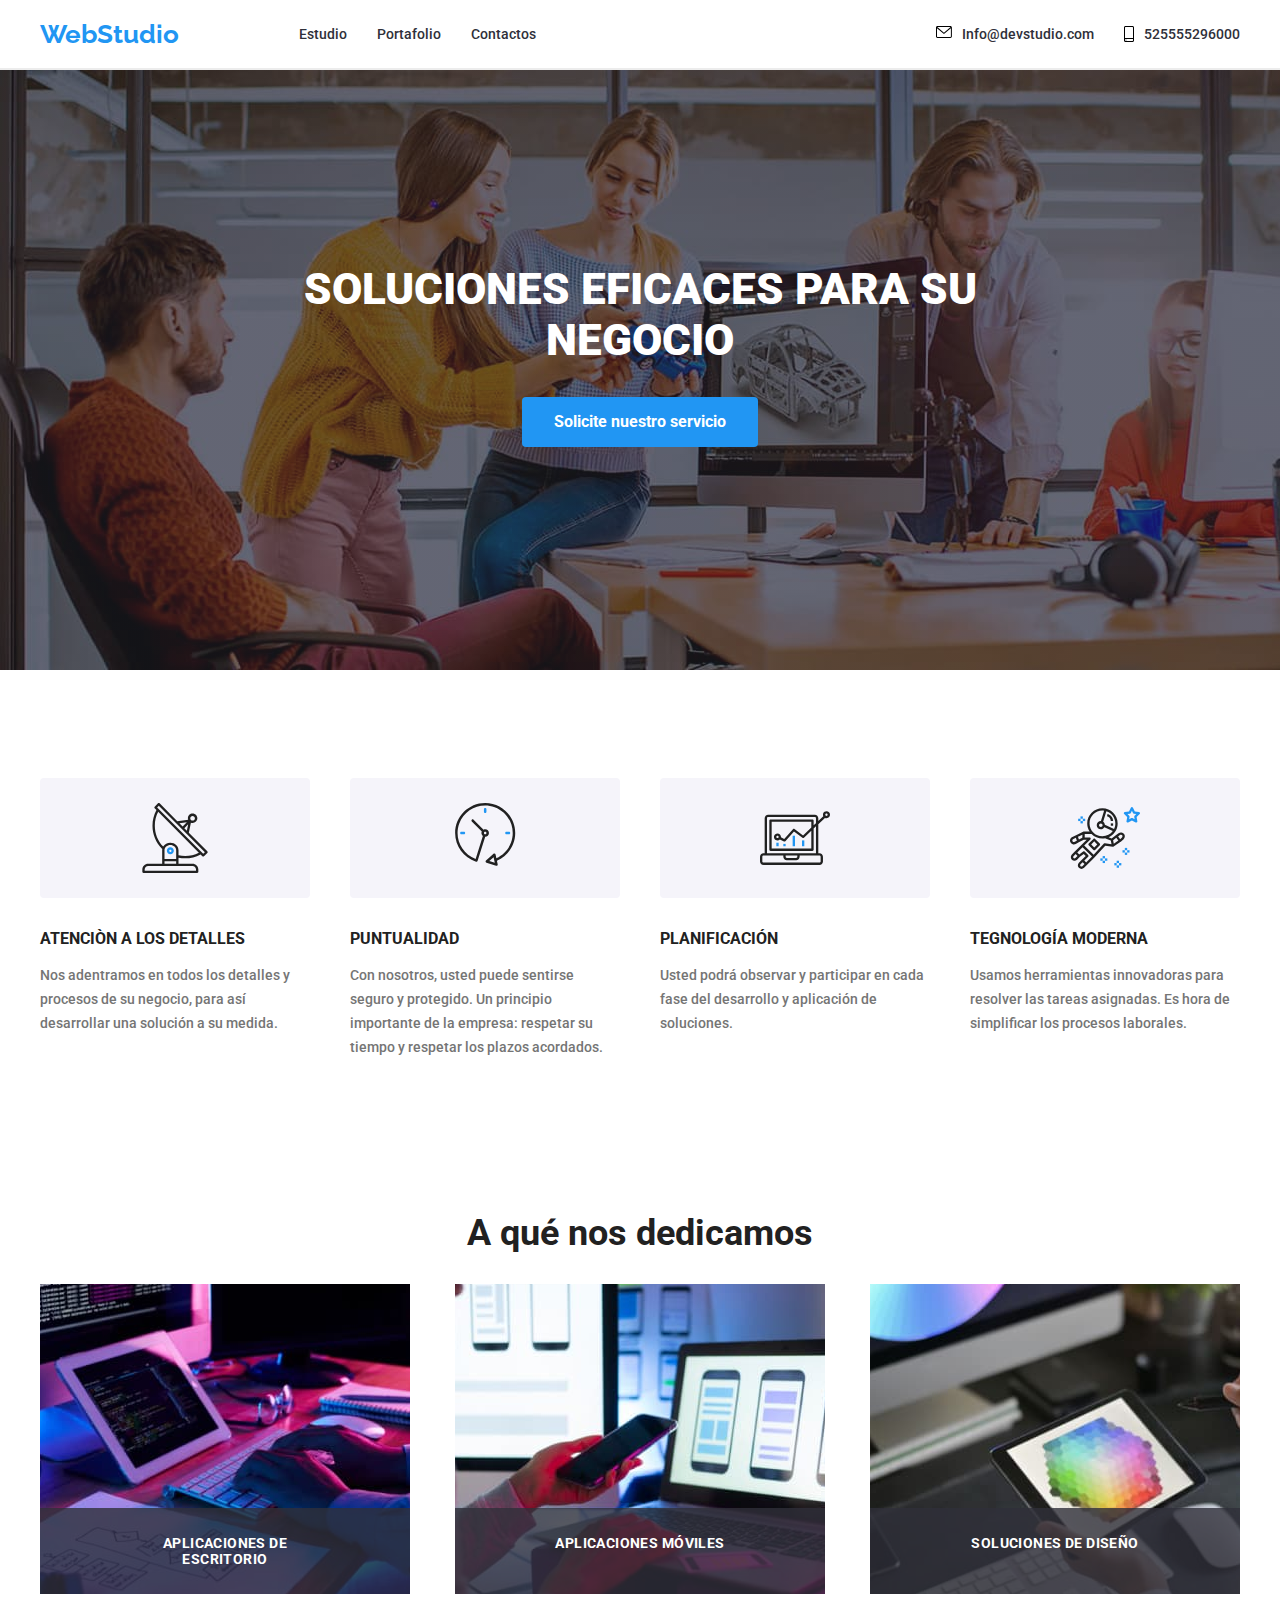
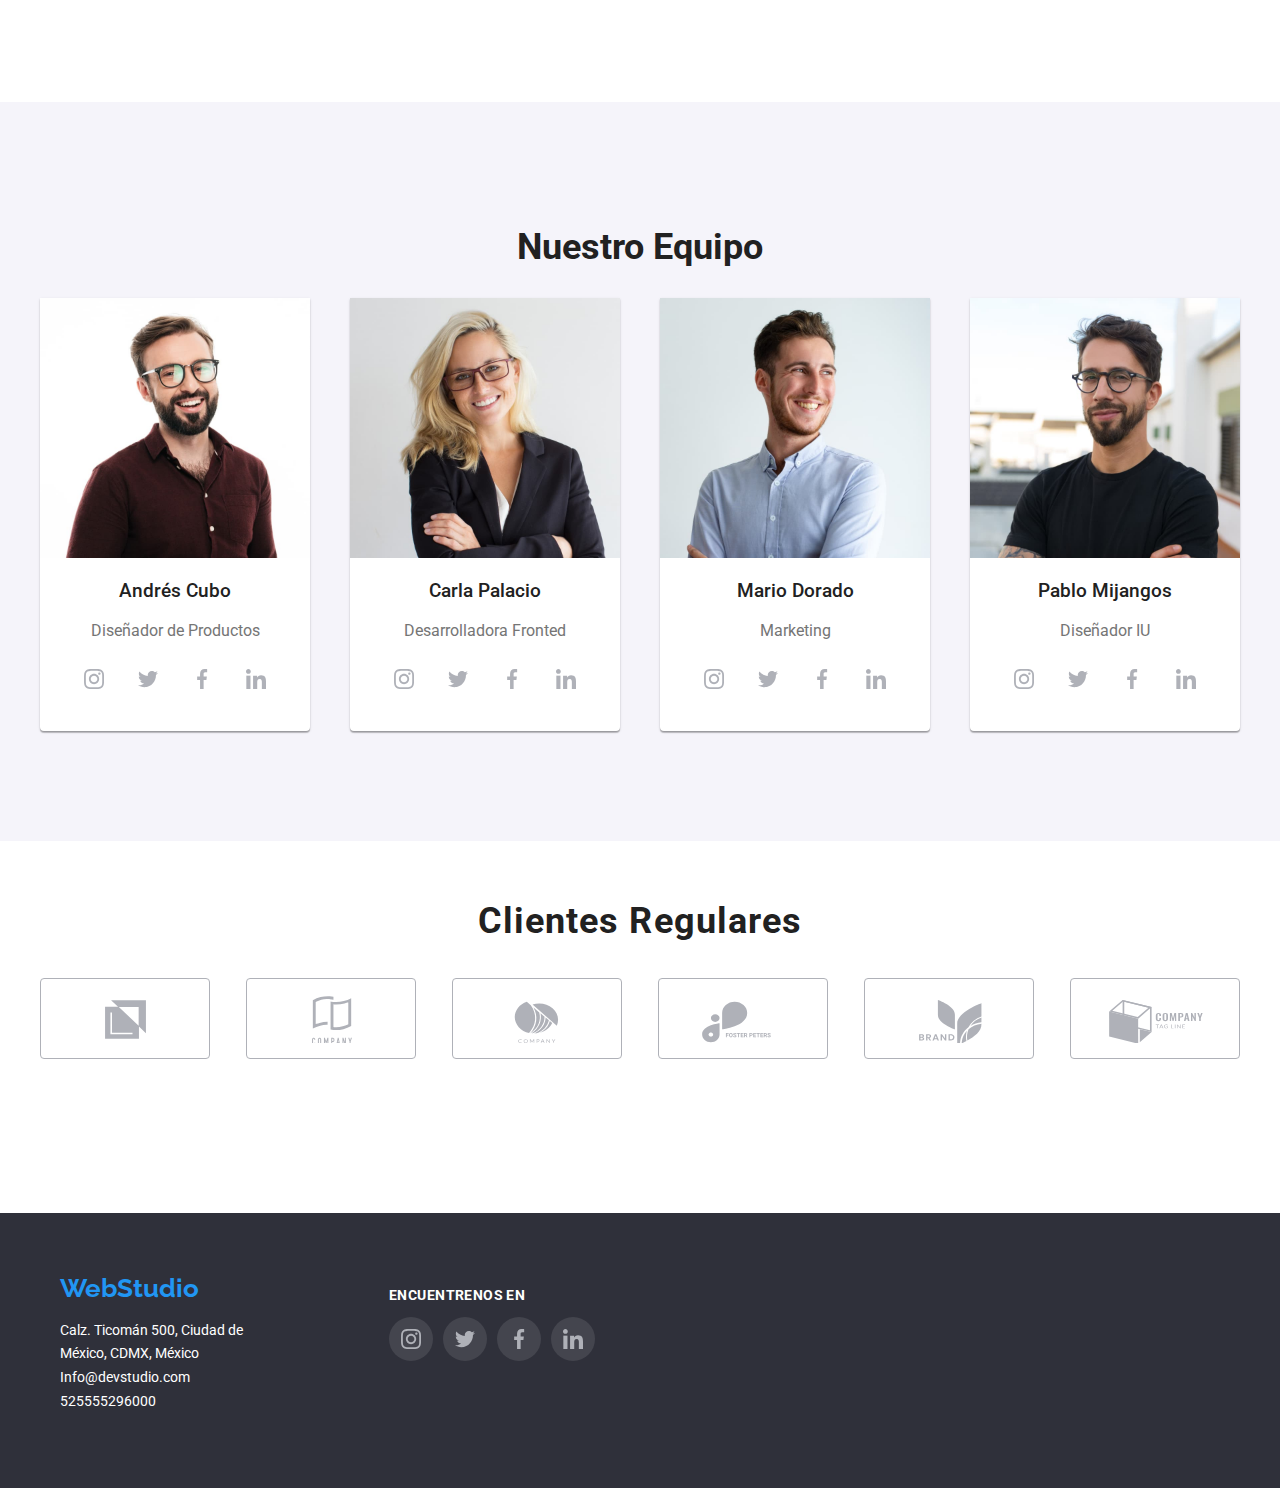
<file: index.html>
<!DOCTYPE html>
<html>
  <head>
    <link
      rel="stylesheet"
      href="https://cdnjs.cloudflare.com/ajax/libs/modern-normalize/2.0.0/modern-normalize.min.css"
    />

    <link rel="preconnect" href="https://fonts.googleapis.com" />
    <link rel="preconnect" href="https://fonts.gstatic.com" crossorigin />
    <link
      href="https://fonts.googleapis.com/css2?family=Raleway:wght@700&family=Roboto:wght@400;500;700;900&display=swap"
      rel="stylesheet"
    />

    <link rel="stylesheet" href="./css/styles.css" />

    <title>LA TAREA DE CASA #1</title>
  </head>
  <body>
    <header class="header">
      <div class="container container-header">
        <nav class="navigation">
          <a class="link-principal" href="./index.html"> WebStudio</a>
          <ul class="list">
            <li class="list-item">
              <a class="link" href="./index.html">Estudio</a>
            </li>
            <li class="list-item">
              <a class="link" href="./portafolio.html">Portafolio</a>
            </li>
            <li class="list-item"><a class="link" href="*">Contactos</a></li>
          </ul>
        </nav>
        <ul class="nav_contact">
          <li class="list-item-icons">
            <svg class="icon" width="16" height="12">
              <use
                href="./images/iconss/symbol-defs.svg#icon-sobre-activable"
              ></use>
            </svg>

            <a class="link link_studio" href="mailto:info@devstudio.com"
              >Info@devstudio.com</a
            >
          </li>

          <li class="list-item-icons">
            <svg class="icon" width="10" height="16">
              <use
                href="./images/iconss/symbol-defs.svg#icon-telfono-inteligente"
              ></use>
            </svg>

            <a class="link" href="tel:+52 55 5529 6000"> 525555296000</a>
          </li>
        </ul>
      </div>
    </header>
    <main>
      <section class="introduction">
        <div class="container">
          <h1 class="title1">SOLUCIONES EFICACES PARA SU NEGOCIO</h1>
          <button class="our-service" type="button">
            Solicite nuestro servicio
          </button>
        </div>
      </section>

      <section class="section-list-item section">
        <div class="container">
          <ul class="list-icons">
            <li>
              <svg class="elements-icons" width="270" height="120">
                <use
                  href="./images/iconss/symbol-defs.svg#icon-antena-1"
                  width="70"
                  height="70"
                ></use>
              </svg>
            </li>
            <li>
              <svg class="elements-icons" width="270" height="120">
                <use
                  href="./images/iconss/symbol-defs.svg#icon-reloj-1"
                  width="70"
                  height="70"
                ></use>
              </svg>
            </li>
            <li>
              <svg class="elements-icons" width="270" height="120">
                <use
                  href="./images/iconss/symbol-defs.svg#icon-diagrama-1"
                  width="70"
                  height="70"
                ></use>
              </svg>
            </li>
            <li>
              <svg class="elements-icons" width="270" height="120">
                <use
                  href="./images/iconss/symbol-defs.svg#icon-astronauta-1"
                  width="70"
                  height="70"
                ></use>
              </svg>
            </li>
          </ul>
          <ul class="list">
            <li class="container-subsection list-item">
              <h3 class="sub-section1">ATENCIÒN A LOS DETALLES</h3>
              <p class="parr-section1">
                Nos adentramos en todos los detalles y procesos de su negocio,
                para así desarrollar una solución a su medida.
              </p>
            </li>
            <li class="container-subsection list-item">
              <h3 class="sub-section1">PUNTUALIDAD</h3>
              <p class="parr-section1">
                Con nosotros, usted puede sentirse seguro y protegido. Un
                principio importante de la empresa: respetar su tiempo y
                respetar los plazos acordados.
              </p>
            </li>
            <li class="container-subsection list-item">
              <h3 class="sub-section1">PLANIFICACIÓN</h3>
              <p class="parr-section1">
                Usted podrá observar y participar en cada fase del desarrollo y
                aplicación de soluciones.
              </p>
            </li>
            <li class="container-subsection list-item">
              <h3 class="sub-section1">TEGNOLOGÍA MODERNA</h3>
              <p class="parr-section1">
                Usamos herramientas innovadoras para resolver las tareas
                asignadas. Es hora de simplificar los procesos laborales.
              </p>
            </li>
          </ul>
        </div>
      </section>

      <section class="section-dedicamos section">
        <div class="container">
          <h2 class="title2">A qué nos dedicamos</h2>
          <ul class="img-container-work">
            <li class="list-item1">
              <h3 class="titles-dedicamos">APLICACIONES DE ESCRITORIO</h3>
            </li>
            <li class="list-item2">
              <h3 class="titles-dedicamos">APLICACIONES MÓVILES</h3>
            </li>
            <li class="list-item3">
              <h3 class="titles-dedicamos">SOLUCIONES DE DISEÑO</h3>
            </li>
          </ul>
        </div>
      </section>
      <section class="section-our-team section">
        <div class="container">
          <h2 class="title3">Nuestro Equipo</h2>
          <ul class="img-container-team">
            <li class="card">
              <img
                src="./images/andres_cubo.jpg"
                alt="Andres Cubo"
                width="270"
              />
              <h3 class="titles-our-team">Andrés Cubo</h3>
              <p class="parr-section3">Diseñador de Productos</p>
              <ul class="little-icons">
                <li class="icons-items">
                  <svg class="icons-redes" width="44" height="44">
                    <use
                      href="./images/iconss/symbol-defs.svg#icon-instagram-2"
                      width="20"
                      height="20"
                    ></use>
                  </svg>
                </li>
                <li class="icons-items">
                  <svg class="icons-redes" width="44" height="44">
                    <use
                      href="./images/iconss/symbol-defs.svg#icon-twitter-1"
                      width="20"
                      height="20"
                    ></use>
                  </svg>
                </li>
                <li class="icons-items">
                  <svg class="icons-redes" width="44" height="44">
                    <use
                      href="./images/iconss/symbol-defs.svg#icon-facebook-1"
                      width="20"
                      height="20"
                    ></use>
                  </svg>
                </li>
                <li class="icons-items">
                  <svg class="icons-redes" width="44" height="44">
                    <use
                      href="./images/iconss/symbol-defs.svg#icon-linkedin-1"
                      width="20"
                      height="20"
                    ></use>
                  </svg>
                </li>
              </ul>
            </li>
            <li class="card">
              <img
                src="./images/carla_palacios.jpg"
                alt="Carla Palacios"
                width="270"
              />
              <h3 class="titles-our-team">Carla Palacio</h3>
              <p class="parr-section3">Desarrolladora Fronted</p>
              <ul class="little-icons">
                <li class="icons-items">
                  <svg class="icons-redes" width="44" height="44">
                    <use
                      href="./images/iconss/symbol-defs.svg#icon-instagram-2"
                      width="20"
                      height="20"
                    ></use>
                  </svg>
                </li>
                <li class="icons-items">
                  <svg class="icons-redes" width="44" height="44">
                    <use
                      href="./images/iconss/symbol-defs.svg#icon-twitter-1"
                      width="20"
                      height="20"
                    ></use>
                  </svg>
                </li>
                <li class="icons-items">
                  <svg class="icons-redes" width="44" height="44">
                    <use
                      href="./images/iconss/symbol-defs.svg#icon-facebook-1"
                      width="20"
                      height="20"
                    ></use>
                  </svg>
                </li>
                <li class="icons-items">
                  <svg class="icons-redes" width="44" height="44">
                    <use
                      href="./images/iconss/symbol-defs.svg#icon-linkedin-1"
                      width="20"
                      height="20"
                    ></use>
                  </svg>
                </li>
              </ul>
            </li>
            <li class="card">
              <img
                src="./images/mario_dorado.jpg"
                alt="Mario Dorado"
                width="270"
              />
              <h3 class="titles-our-team">Mario Dorado</h3>
              <p class="parr-section3">Marketing</p>
              <ul class="little-icons">
                <li class="icons-items">
                  <svg class="icons-redes" width="44" height="44">
                    <use
                      href="./images/iconss/symbol-defs.svg#icon-instagram-2"
                      width="20"
                      height="20"
                    ></use>
                  </svg>
                </li>
                <li class="icons-items">
                  <svg class="icons-redes" width="44" height="44">
                    <use
                      href="./images/iconss/symbol-defs.svg#icon-twitter-1"
                      width="20"
                      height="20"
                    ></use>
                  </svg>
                </li>
                <li class="icons-items">
                  <svg class="icons-redes" width="44" height="44">
                    <use
                      href="./images/iconss/symbol-defs.svg#icon-facebook-1"
                      width="20"
                      height="20"
                    ></use>
                  </svg>
                </li>
                <li class="icons-items">
                  <svg class="icons-redes" width="44" height="44">
                    <use
                      href="./images/iconss/symbol-defs.svg#icon-linkedin-1"
                      width="20"
                      height="20"
                    ></use>
                  </svg>
                </li>
              </ul>
            </li>
            <li class="card">
              <img
                src="./images/pablo_mijangos.jpg"
                alt="Pablo Mijangos"
                width="270"
              />
              <h3 class="titles-our-team">Pablo Mijangos</h3>
              <p class="parr-section3">Diseñador IU</p>
              <ul class="little-icons">
                <li class="icons-items">
                  <svg class="icons-redes" width="44" height="44">
                    <use
                      href="./images/iconss/symbol-defs.svg#icon-instagram-2"
                      width="20"
                      height="20"
                    ></use>
                  </svg>
                </li>
                <li class="icons-items">
                  <svg class="icons-redes" width="44" height="44">
                    <use
                      href="./images/iconss/symbol-defs.svg#icon-twitter-1"
                      width="20"
                      height="20"
                    ></use>
                  </svg>
                </li>
                <li class="icons-items">
                  <svg class="icons-redes" width="44" height="44">
                    <use
                      href="./images/iconss/symbol-defs.svg#icon-facebook-1"
                      width="20"
                      height="20"
                    ></use>
                  </svg>
                </li>
                <li class="icons-items">
                  <svg class="icons-redes" width="44" height="44">
                    <use
                      href="./images/iconss/symbol-defs.svg#icon-linkedin-1"
                      width="20"
                      height="20"
                    ></use>
                  </svg>
                </li>
              </ul>
            </li>
          </ul>
        </div>
      </section>
      <section class="clients-regular">
        <h3 class="clients-regular-title">Clientes Regulares</h3>
        <div class="container">
          <ul class="regulars">
            <li class="card-clients">
              <svg class="regular-icons" width="170" height="81">
                <use
                  href="./images/iconss/symbol-defs.svg#icon-Logo"
                  width="106"
                  height="52.826"
                ></use>
              </svg>
            </li>
            <li class="card-clients">
              <svg class="regular-icons" width="170" height="81">
                <use
                  href="./images/iconss/symbol-defs.svg#icon-Logo-1"
                  width="106"
                  height="52.826"
                ></use>
              </svg>
            </li>
            <li class="card-clients">
              <svg class="regular-icons" width="170" height="81">
                <use
                  href="./images/iconss/symbol-defs.svg#icon-Logo-2"
                  width="106"
                  height="52.826"
                ></use>
              </svg>
            </li>
            <li class="card-clients">
              <svg class="regular-icons" width="170" height="81">
                <use
                  href="./images/iconss/symbol-defs.svg#icon-Logo-3"
                  width="106"
                  height="52.826"
                ></use>
              </svg>
            </li>
            <li class="card-clients">
              <svg class="regular-icons" width="170" height="81">
                <use
                  href="./images/iconss/symbol-defs.svg#icon-Logo-4"
                  width="106"
                  height="52.826"
                ></use>
              </svg>
            </li>
            <li class="card-clients">
              <svg class="regular-icons" width="170" height="81">
                <use
                  href="./images/iconss/symbol-defs.svg#icon-Logo-5"
                  width="106"
                  height="52.826"
                ></use>
              </svg>
            </li>
          </ul>
        </div>
      </section>
    </main>
    <footer class="footer1">
      <div class="container container-final">
        <div class="adress-icons">
          <a class="link-principal" href="./index.html"> WebStudio</a>

          <address class="address">
            <ul class="contacts-final">
              <li>
                <a
                  class="link2"
                  href="https://goo.gl/maps/sApscnZLmaC8KfHd9"
                  target="_blank"
                  rel="noopener noreferrer"
                  >Calz. Ticomán 500, Ciudad de México, CDMX, México
                </a>
              </li>
              <li>
                <a class="link2" href="mailto:info@devstudio.com"
                  >Info@devstudio.com</a
                >
              </li>
              <li>
                <a class="link2" href="tel:+52 55 5529 6000"> 525555296000</a>
              </li>
            </ul>
          </address>
        </div>
        <div class="container-footer">
          <h3 class="title-footer">ENCUENTRENOS EN</h3>
          <ul class="icons-footer">
            <li class="icons-items-fot">
              <svg class="icons-redes-fot" width="44" height="44">
                <use
                  href="./images/iconss/symbol-defs.svg#icon-instagram-2"
                  width="20"
                  height="20"
                ></use>
              </svg>
            </li>
            <li class="icons-items-fot">
              <svg class="icons-redes-fot" width="44" height="44">
                <use
                  href="./images/iconss/symbol-defs.svg#icon-twitter-1"
                  width="20"
                  height="20"
                ></use>
              </svg>
            </li>
            <li class="icons-items-fot">
              <svg class="icons-redes-fot" width="44" height="44">
                <use
                  href="./images/iconss/symbol-defs.svg#icon-facebook-1"
                  width="20"
                  height="20"
                ></use>
              </svg>
            </li>
            <li class="icons-items-fot">
              <svg class="icons-redes-fot" width="44" height="44">
                <use
                  href="./images/iconss/symbol-defs.svg#icon-linkedin-1"
                  width="20"
                  height="20"
                ></use>
              </svg>
            </li>
          </ul>
        </div>
      </div>
    </footer>
  </body>
</html>
</file>
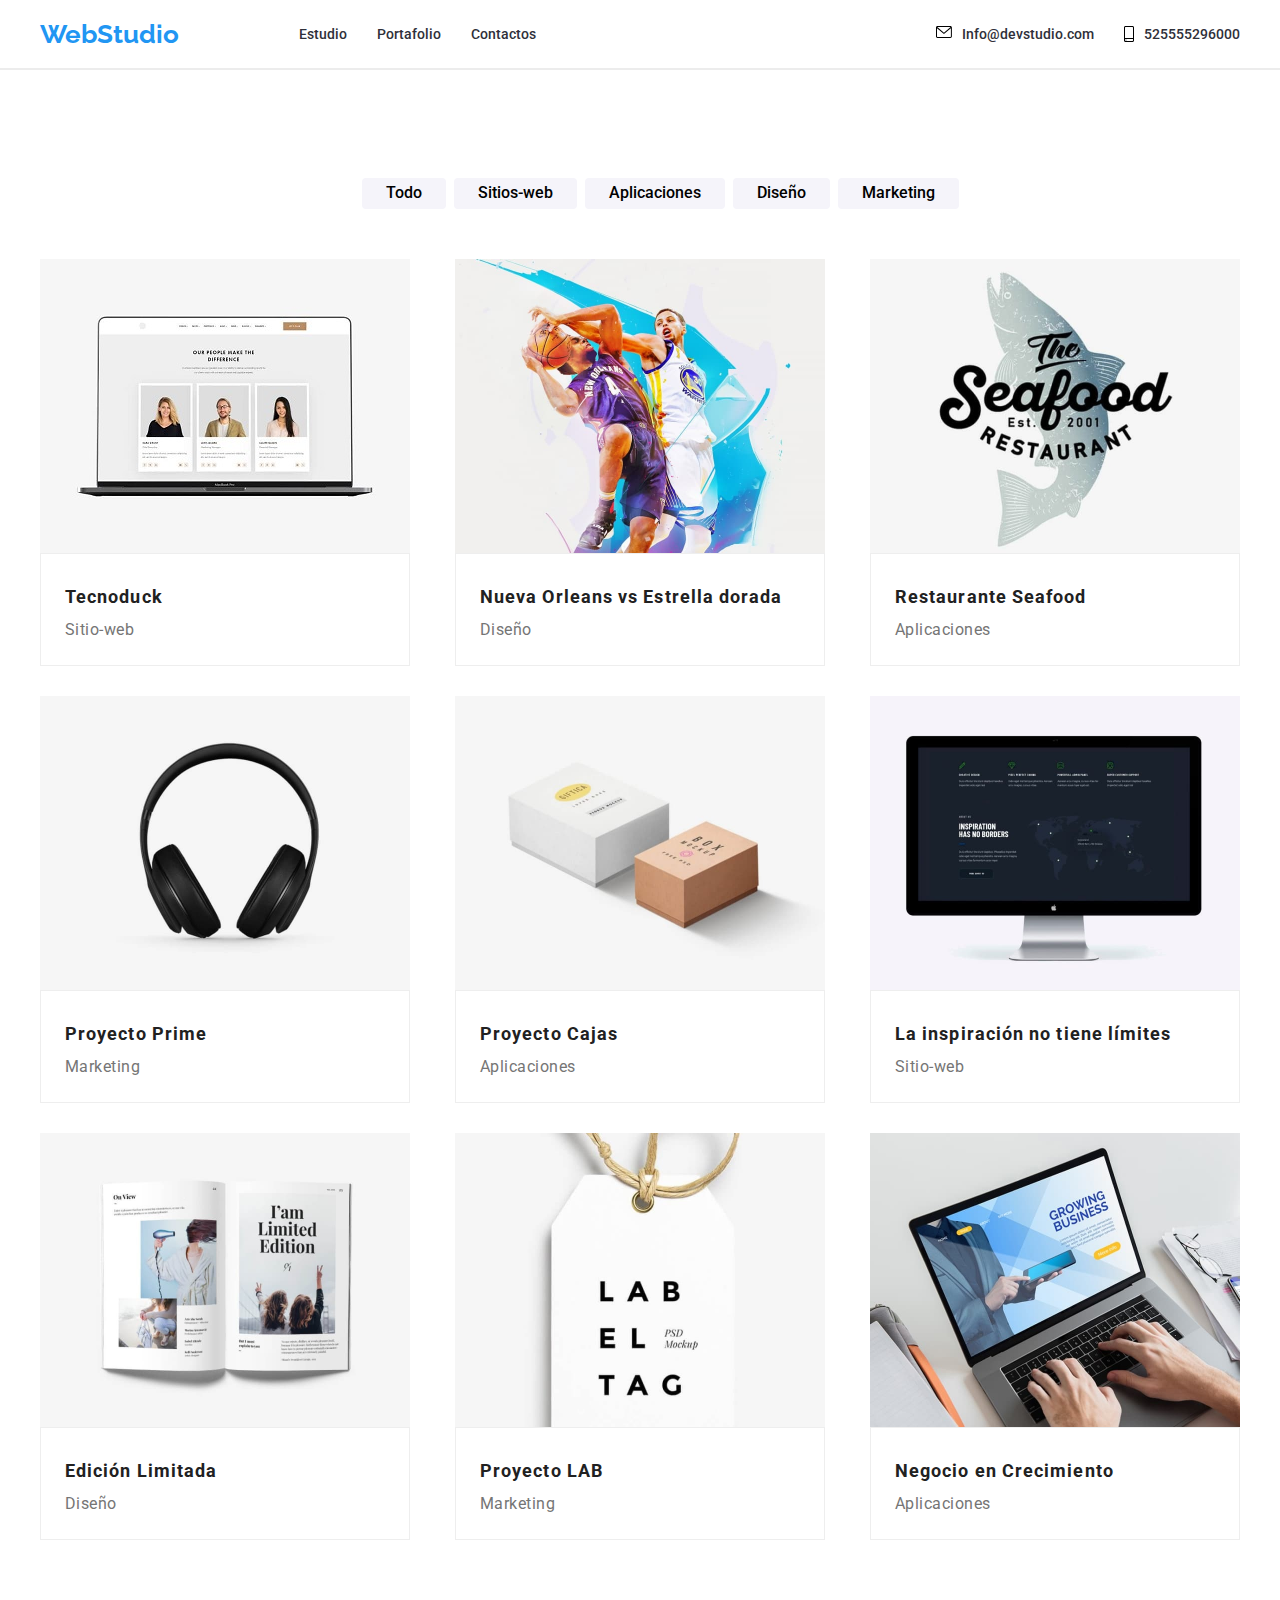
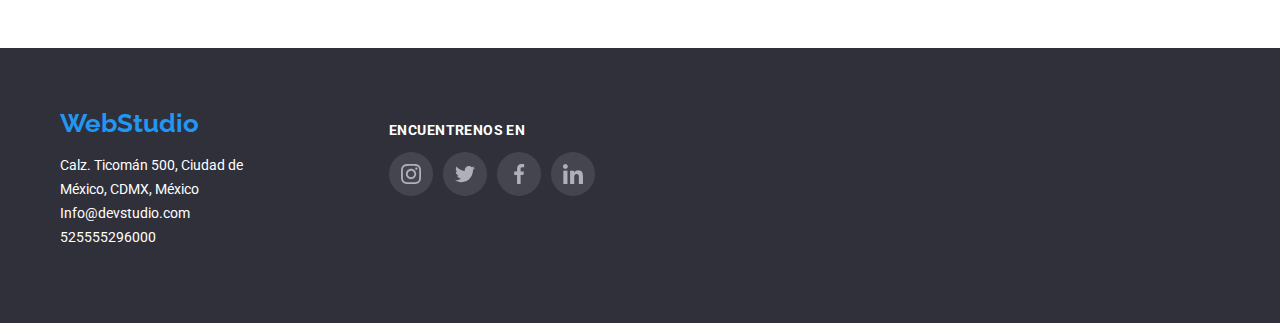
<file: portafolio.html>
<!DOCTYPE html>
<html>
  <head>
    <link
      rel="stylesheet"
      href="https://cdnjs.cloudflare.com/ajax/libs/modern-normalize/2.0.0/modern-normalize.min.css"
    />

    <link rel="preconnect" href="https://fonts.googleapis.com" />
    <link rel="preconnect" href="https://fonts.gstatic.com" crossorigin />
    <link
      href="https://fonts.googleapis.com/css2?family=Raleway:wght@700&family=Roboto:wght@400;500;700;900&display=swap"
      rel="stylesheet"
    />

    <link rel="stylesheet" href="./css/styles.css" />

    <title>Portafolio</title>
  </head>
  <body>
    <header class="header">
      <div class="container container-header">
        <nav class="navigation">
          <a class="link-principal" href="./index.html"> WebStudio</a>
          <ul class="list">
            <li class="list-item">
              <a class="link" href="./index.html">Estudio</a>
            </li>
            <li class="list-item">
              <a class="link" href="./portafolio.html">Portafolio</a>
            </li>
            <li class="list-item"><a class="link" href="*">Contactos</a></li>
          </ul>
        </nav>
        <ul class="nav_contact">
          <li class="list-item-icons">
            <svg class="icon" width="16" height="12">
              <use
                href="./images/iconss/symbol-defs.svg#icon-sobre-activable"
              ></use>
            </svg>

            <a class="link link_studio" href="mailto:info@devstudio.com"
              >Info@devstudio.com</a
            >
          </li>

          <li class="list-item-icons">
            <svg class="icon" width="10" height="16">
              <use
                href="./images/iconss/symbol-defs.svg#icon-telfono-inteligente"
              ></use>
            </svg>

            <a class="link" href="tel:+52 55 5529 6000"> 525555296000</a>
          </li>
        </ul>
      </div>
    </header>

    <main>
      <section class="filter section">
        <div class="container">
          <ul class="principal-buttons">
            <li><button class="buttons" type="button">Todo</button></li>
            <li><button class="buttons" type="button">Sitios-web</button></li>
            <li>
              <button class="buttons" type="button">Aplicaciones</button>
            </li>
            <li><button class="buttons" type="button">Diseño</button></li>
            <li><button class="buttons" type="button">Marketing</button></li>
          </ul>

          <ul class="img-container-portafolio">
            <li class="card2">
              <img
                class="img-portafolio"
                src="./images/tecnoduck.jpg"
                alt="tecnoduck"
                width="370"
              />
              <div class="cards-portafolio">
                <h3 class="titles-portafolio">Tecnoduck</h3>
                <p class="paragraphs-portafolio">Sitio-web</p>
              </div>
            </li>

            <li class="card2">
              <img
                class="img-portafolio"
                src="./images/poster_nueva_orleans.jpg"
                alt="Poster de nueva orleans"
                width="370"
              />
              <div class="cards-portafolio">
                <h3 class="titles-portafolio">
                  Nueva Orleans vs Estrella dorada
                </h3>
                <p class="paragraphs-portafolio">Diseño</p>
              </div>
            </li>

            <li class="card2">
              <img
                class="img-portafolio"
                src="./images/restaurante_seafood.jpg"
                alt="restaurante seafood"
                width="370"
              />
              <div class="cards-portafolio">
                <h3 class="titles-portafolio">Restaurante Seafood</h3>
                <p class="paragraphs-portafolio">Aplicaciones</p>
              </div>
            </li>

            <li class="card2">
              <img
                class="img-portafolio"
                src="./images/proyecto_prime.jpg"
                alt="Proyecto Prime"
                width="370"
              />
              <div class="cards-portafolio">
                <h3 class="titles-portafolio">Proyecto Prime</h3>
                <p class="paragraphs-portafolio">Marketing</p>
              </div>
            </li>

            <li class="card2">
              <img
                class="img-portafolio"
                src="./images/proyecto_cajas.jpg"
                alt="Proyecto Cajas"
                width="370"
              />
              <div class="cards-portafolio">
                <h3 class="titles-portafolio">Proyecto Cajas</h3>
                <p class="paragraphs-portafolio">Aplicaciones</p>
              </div>
            </li>

            <li class="card2">
              <img
                class="img-portafolio"
                src="./images/la_inspiracion.jpg"
                alt="La inspiración no tiene límites"
                width="370"
              />
              <div class="cards-portafolio">
                <h3 class="titles-portafolio">
                  La inspiración no tiene límites
                </h3>
                <p class="paragraphs-portafolio">Sitio-web</p>
              </div>
            </li>

            <li class="card2">
              <img
                class="img-portafolio"
                src="./images/edicion_limitada.jpg"
                alt="Edición Limitada"
                width="370"
              />
              <div class="cards-portafolio">
                <h3 class="titles-portafolio">Edición Limitada</h3>
                <p class="paragraphs-portafolio">Diseño</p>
              </div>
            </li>

            <li class="card2">
              <img
                class="img-portafolio"
                src="./images/Proyecto_lab.jpg"
                alt="Proyecto LAB"
                width="370"
              />
              <div class="cards-portafolio">
                <h3 class="titles-portafolio">Proyecto LAB</h3>
                <p class="paragraphs-portafolio">Marketing</p>
              </div>
            </li>

            <li class="card2">
              <img
                class="img-portafolio"
                src="./images/Negocio_en_crecimiento.jpg"
                alt="Negocio en Crecimiento"
                width="370"
              />
              <div class="cards-portafolio">
                <h3 class="titles-portafolio">Negocio en Crecimiento</h3>
                <p class="paragraphs-portafolio">Aplicaciones</p>
              </div>
            </li>
          </ul>
        </div>
      </section>
    </main>
    <footer class="footer1">
      <div class="container container-final">
        <div class="adress-icons">
          <a class="link-principal" href="./index.html"> WebStudio</a>

          <address class="address">
            <ul class="contacts-final">
              <li>
                <a
                  class="link2"
                  href="https://goo.gl/maps/sApscnZLmaC8KfHd9"
                  target="_blank"
                  rel="noopener noreferrer"
                  >Calz. Ticomán 500, Ciudad de México, CDMX, México
                </a>
              </li>
              <li>
                <a class="link2" href="mailto:info@devstudio.com"
                  >Info@devstudio.com</a
                >
              </li>
              <li>
                <a class="link2" href="tel:+52 55 5529 6000"> 525555296000</a>
              </li>
            </ul>
          </address>
        </div>
        <div class="container-footer">
          <h3 class="title-footer">ENCUENTRENOS EN</h3>
          <ul class="icons-footer">
            <li class="icons-items-fot">
              <svg class="icons-redes-fot" width="44" height="44">
                <use
                  href="./images/iconss/symbol-defs.svg#icon-instagram-2"
                  width="20"
                  height="20"
                ></use>
              </svg>
            </li>
            <li class="icons-items-fot">
              <svg class="icons-redes-fot" width="44" height="44">
                <use
                  href="./images/iconss/symbol-defs.svg#icon-twitter-1"
                  width="20"
                  height="20"
                ></use>
              </svg>
            </li>
            <li class="icons-items-fot">
              <svg class="icons-redes-fot" width="44" height="44">
                <use
                  href="./images/iconss/symbol-defs.svg#icon-facebook-1"
                  width="20"
                  height="20"
                ></use>
              </svg>
            </li>
            <li class="icons-items-fot">
              <svg class="icons-redes-fot" width="44" height="44">
                <use
                  href="./images/iconss/symbol-defs.svg#icon-linkedin-1"
                  width="20"
                  height="20"
                ></use>
              </svg>
            </li>
          </ul>
        </div>
      </div>
    </footer>
  </body>
</html>
</file>
<file: css/styles.css>
:root {
  --primary-text-color: #757575;
  
  --logo-font: Raleway;
  --logo-color: #2196f3;
  --banner-background-color: #2f303a;
  --footer-text-color: #ffffff;
  --background-second-color: #F5F4FA;
  --border-header: #ececec;
  --font-weight-titles: 700;
}




body {

    font-family: 'roboto', sans-serif;
    color: #212121;
    font-size: 14px;
    font-weight: 400;
}




.container{
  width: 1200px;
  margin: auto;
  

  
}

.header{
  padding: 12px;
  border-bottom: 2px solid var(--border-header);
  
}



















.nav_contact {
  justify-content: space-between;
  color: var(--footer-text-color);
  line-height: 1.17;
  display: flex;
  list-style-type:none;
  align-items: center;
  
  padding: 0;
  font-weight: 500;
  
}








.container-header{
  align-items: center;
  display: flex;
  justify-content: space-between;
  
}













.link {
  
  font-size: 14px;
  line-height: 1.17;
  text-decoration:none; 

}
.link {
  color: var(--banner-background-color);
}
.link:hover {
  color: var(--logo-color);
}



.link:active {
  color: var(--logo-color);
}



 .link:focus {
  color: var(--logo-color);
}







.navigation{
  display: flex;
  justify-content: space-between;
  align-items: center;
}

.list-icons {
  display: flex;
  list-style-type:none;
  justify-content: space-between;
  
gap: 30px;
padding: 0;
}

.icons-introduction {


  align-items: center;

}

.list{
  justify-content: space-between;
  font-size: 14px;
  font-weight: 500;
  display: flex;
  list-style-type:none;
  align-items: flex-start;
gap: 30px;
padding: 0;

}



.section-list-item{
  font-size: 14px;
  text-align: left;
  
}

.container-subsection {
  width: 270px;
  
}


.sub-section1{
  list-style-type:none;
  line-height: 1.17;
  font-weight: var(--font-weight-titles);
  
}


.parr-section1{
  line-height: 1.71;
  color: var(--primary-text-color);
  
}

.parr-section3 {
  color:  var(--primary-text-color);
}


.link-principal {
  
    color: var(--logo-color);
    font-size: 26px
    ;
    line-height: 1.17;
    font-weight: var(--font-weight-titles);
    margin-right: 120px;
    text-decoration:none; 
  }
  
  .link-principal:hover {
    color: var(--logo-color);
  }

 
  
  .link-principal:active {
    color: blue;
  }

  .link-principal {

    font-family: var(--logo-font);
}









.title1{
  justify-content: space-between;
    font-size: 44px;
    line-height: 1.17;
    font-weight: 900;
    text-align: center;
    color: var(--footer-text-color);
    margin:auto;
    margin-top: 0;
    width: 696px;
    margin-bottom: 30px;
}

.introduction{

  
  justify-content: space-between;
  
  background-image: linear-gradient(to right, rgba(47, 48, 58, 0.4), rgba(47, 48, 58, 0.4)),  url('../images/Imagen_fondo-principal.jpg');
  background-size: cover;
  max-width: 1600px;
  margin:auto;
 

  
  text-align: center;
 
  height: 600px;
  display: flex;
  align-items: center;
}


.section {
  padding-top: 94px ;
  padding-bottom: 94px;
}





.section-dedicamos{
  
  padding-top: 0;
}

.title2{
  
    font-size: 36px;
    line-height: 1.17;
    font-weight: var(--font-weight-titles);
    text-align: center;
}
.title3{
    font-size: 36px;
    line-height: 1.17;
    font-weight: var(--font-weight-titles);
    text-align: center;
}


.elements-icons {
  border-radius: 4px;
  background: #F5F4FA;
  padding-top: 25px;
  padding-bottom: 25px;
  padding-right: 100px;
  padding-left: 100px;
display: flex
;
gap: 30px;
width: 270px;
}



.img-container-work{
  justify-content: space-between;
  list-style-type:none;
  display: flex;
  gap: 30px;
  padding: 0%;
  
}

.list-item1 {

 
  display: flex;
  width: 370px;
  justify-content: center;
  background-color: #2a2a2a;
  background-image: url(..//images/first.jpg);
  color: #fff;
  text-align: center;
  background-position: center;
  padding-top: 224px;
  background-repeat: no-repeat;
  
}

.list-item2 {

  width: 370px;
  display: flex;
  
  justify-content: center;
  background-color: #2a2a2a;
  background-image: url(..//images/second.jpg);
  color: #fff;
  text-align: center;
  background-position: center;
  padding-top: 224px;
  background-repeat: no-repeat;
}

.list-item3 {

  width: 370px;
  display: flex;
  
  justify-content: center;
  background-color: #2a2a2a;
  background-image: url(..//images/tird.jpg);
  color: #fff;
  text-align: center;
  background-position: center;
  padding-top: 224px;
  background-repeat: no-repeat;
}

.titles-dedicamos {
  
  background: rgba(47, 48, 58, 0.80);
  padding-top: 27px;
    padding-bottom: 27px;
    padding-right: 79px;
    padding-left: 79px;
    margin-bottom: 0px;
    margin-top: 0px;
    text-align: center;
    color: var(--footer-text-color);
text-align: center;
font-family: Roboto;
font-size: 14px;
font-style: normal;
font-weight: 700;
line-height: normal;
letter-spacing: 0.42px;
text-transform: uppercase;
width: 370px;
}



.img-container-team{
  justify-content: space-between;
    line-height: 1.17;
    list-style-type:none;
    display: flex;
    gap: 30px;
    text-align: center;
padding: 0%;

}


.titles-our-team {
  font-weight: 500;
}

.section-our-team{
    font-size: 16px;
    background-color: var(--background-second-color)
    
}
 
.little-icons{
  list-style-type: none;
  display: flex;
  gap: 10px;
  padding: 0;
  padding-right: 32px;
  padding-left: 32px;
  padding-bottom: 30px;
  
}

.card{

  background-color: var(--footer-text-color);
}



.icons-items {
  
  border-radius: 50%;
  width: 44px;
  height: 44px;
}






.icons-redes{
 
 gap: 10px;
  display: flex;
  padding: 12px;
  cursor: pointer;
  fill: #AFB1B8;
  
  
  justify-content: center;
}


.icons-items:hover{
  background-color: var(--logo-color);
}

.icons-redes:hover {
  fill: var(--footer-text-color);
}


.card{
  box-shadow: 0px 2px 1px 0px rgba(0, 0, 0, 0.20), 0px 1px 1px 0px rgba(0, 0, 0, 0.14), 0px 1px 3px 0px rgba(0, 0, 0, 0.12);
  border-radius: 0px 0px 4px 4px;
}

.regular-icons{
 
  border-radius: 4px;
border: 1px solid #AFB1B8;
padding-top: 14.1px;
    padding-bottom: 14.1px;
    padding-right: 32px;
    padding-left: 32px;
    fill: #AFB1B8;
    cursor: pointer;

}









.link_studio {
  margin-right: 30px;
 
}




.list-item-icons {
  cursor: pointer;
  
  
  display: inherit;
}

.list-item-icons:hover {
  fill: var(--logo-color);
  color: var(--logo-color);
}

.icon {
  flex-shrink: 0;
  margin-right: 10px;
  
}





  .card-clients:hover{
    
    border: var(--logo-color);
  }
  
  .regular-icons:hover {
    fill: var(--logo-color);
    border-color: var(--logo-color);
  }

  .card2 {
    width: 370px;
    padding: 0%;
    
    
  }
  
  .cards-portafolio {width: 370px;
    
    flex-shrink: 0;
    border: 1px solid #EEE;
    background: #FFF;
    display: block;
    
  
  }
  .card2:hover{
    border: 1px solid #EEE;
    background: #FFF;
    box-shadow: 1px 4px 6px 0px rgba(0, 0, 0, 0.16), 0px 4px 4px 0px rgba(0, 0, 0, 0.06), 0px 1px 1px 0px rgba(0, 0, 0, 0.12);
  cursor: pointer;
  }


    

  .img-portafolio{
    display: block;
    
  }




  .titles-portafolio{
    font-size: 18px;
    
    font-weight: var(--font-weight-titles);
    text-align: left;
    padding-right: 24px;
    padding-left: 24px;
    padding-top: 20px;
    margin-bottom: 0px;
    margin-top: 5px;
    
    line-height: 36px; /* 200% */
letter-spacing: 1.08px;

}
.paragraphs-portafolio{
    font-size: 16px;
    
  color: var(--primary-text-color);
    text-align: left;
    padding-right: 24px;
    padding-left: 24px;
    padding-bottom: 20px;
    margin-top: 0px;
    margin-bottom: 0px;
    line-height: 30px; /* 187.5% */
letter-spacing: 0.48px;
}



.principal-buttons{
  display: flex;
 
  justify-content: center;
  
  list-style: none;
  gap:8px;
}

 

  .our-service {
    color: var(--background-second-color);
    font-size: 16px;
    cursor: pointer;
    line-height: 1.87;
    font-weight: var(--font-weight-titles);
    background: var(--logo-color);
    border-radius: 4px;
    border: none;
    margin-bottom: 30px;
padding: 10px 32px;
  }
  
  .our-service:hover {
    color: blue;
    text-align: center;
    
  }

  .our-service {
    color: var(--footer-text-color);
    text-align: center;
  }
  
  .our-service:active {
    color: blue;
    text-align: center;
  }


  .buttons {
    
    cursor: pointer;
    text-align: center;
    background: var(--background-second-color);
    border-radius: 4px;
    border: none;
    padding: 6px 24px;
    font-size: 16px;
    font-weight: 500;
    
  }
  
.buttons:hover,
.buttons:focus,
  .buttons:active{
    background-color: var(--logo-color);
    color: var(--background-second-color);
    box-shadow: 0px 2px 2px 0px rgba(0, 0, 0, 0.12), 0px 1px 2px 0px rgba(0, 0, 0, 0.08), 0px 3px 1px 0px rgba(0, 0, 0, 0.10);
  }



.img-container-portafolio{
  padding: 0%;
  list-style-type: none;
  margin-top: 50px;
  
  display: flex;
  flex-wrap: wrap;
  
  
  text-align: center;
  justify-content: space-between;

  padding-top: 0;
  gap: 30px;

}



.title-footer{
  color: #FFF;
font-family: Roboto;
font-size: 14px;
font-style: normal;
font-weight: 700;
line-height: normal;
letter-spacing: 0.42px;
text-transform: uppercase;


}
.icons-footer{
  
  list-style-type: none;
  display: flex;
  gap: 10px;
  padding: 0;
  padding-right: 0px;
  padding-left: 0px;
  padding-bottom: 30px;

}

.container-footer{
  
  width: 206px;
height: 80px;
  margin-left: 70px;
}


  .footer1{
    
    line-height: 1.71;
    
    background: #2F303A;
    text-align: left;
    padding: 60px;
     
}



.contacts-final{

  list-style-type:none;
  padding: 0%;
  font-style: normal;
  width: 231px;
height: 95px;
}

.link2 {
  color:var(--footer-text-color);
  font-size: 14px;
  line-height: 1.17;
  text-decoration:none;

}

.link2:hover {
  color: var(--logo-color);
}

.link2 {
  color: var(--footer-text-color);
}

.link2:active {
  color: var(--logo-color);
}



 .link2:focus {
  color: var(--logo-color);
}
.container-final{
  
  display: flex;
}

.clients-regular{

padding-top: 59;
}

.clients-regular-title{
  color: #212121;
text-align: center;
margin-top: 59px;
font-size: 36px;
font-style: normal;
font-weight: var(--font-weight-titles);
line-height: normal;
letter-spacing: 1.08px;
}

.regulars{
  justify-content: space-between;
  list-style: none;
  display: flex;
  gap: 30px;
  padding-left: 0px;
  margin-bottom: 151px;
}



.icons-items-fot {
  
  border-radius: 50%;
  width: 44px;
  height: 44px;
  background-color: rgba(255, 255, 255, 0.10);
}






.icons-redes-fot{
 
 gap: 10px;
  display: flex;
  padding: 12px;
  cursor: pointer;
  fill: #AFB1B8;
  
  
  justify-content: center;
}


.icons-items-fot:hover{
  background-color: var(--logo-color);
}

.icons-redes-fot:hover {
  fill: var(--footer-text-color);
}
</file>
